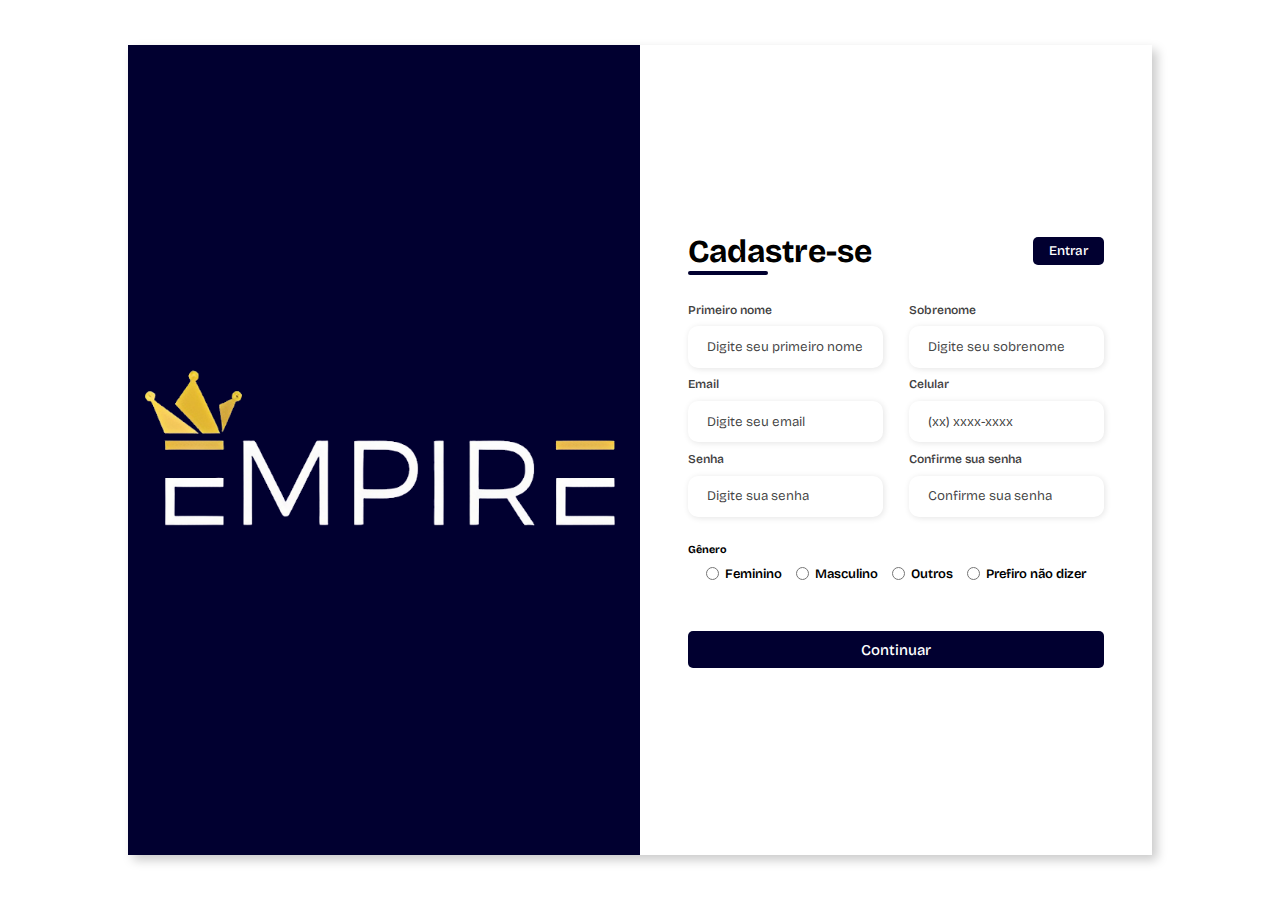
<file: CADASTRO/index.html>
<!DOCTYPE html>
<html lang="pt-br">
<head>
    <meta charset="UTF-8">
    <meta name="viewport" content="width=device-width, initial-scale=1.0">
    <link rel="shortcut icon" href="imagens/icon-coroa.png" type="image/png">
    <link rel="stylesheet" href="estilos/style.css">
    <link rel="stylesheet" href="estilos/media-query.css">
    <title>Empire - Cadastro</title>
</head>

<body>
    <div class="container">
        <div class="imagem">
            <img src="imagens/empire-logo.png" alt="">
        </div>

        <div class="formulario">
            <form action="#" method="post">
                <div class="form-header">
                    <div class="titulo">
                        <h1>Cadastre-se</h1>
                    </div>
                    <div class="login-botao">
                        <button><a href="https://braionfernandes.github.io/EMPIRE/EMPIRE/LOGIN/login.html">Entrar</a></button>
                    </div>
                </div>

                <div class="input-group">
                    <div class="input-box">
                        <label for="firstname">Primeiro nome</label>
                        <input id="firstname" type="text" name="firstname" placeholder="Digite seu primeiro nome" required>
                    </div>

                    <div class="input-box">
                        <label for="lastname">Sobrenome</label>
                        <input id="lastname" type="text" name="lastname" placeholder="Digite seu sobrenome" required>
                    </div>

                    <div class="input-box">
                        <label for="email">Email</label>
                        <input id="email" type="email" name="email" placeholder="Digite seu email" required>
                    </div>

                    <div class="input-box">
                        <label for="number">Celular</label>
                        <input id="number" type="tel" name="number" placeholder="(xx) xxxx-xxxx" required>
                    </div>

                    <div class="input-box">
                        <label for="password">Senha</label>
                        <input id="password" type="password" name="password" placeholder="Digite sua senha" required>
                    </div>

                    <div class="input-box">
                        <label for="confirmpassword">Confirme sua senha</label>
                        <input id="confirmpassword" type="password" name="confirmpassword" placeholder="Confirme sua senha" required>
                    </div>
                </div>

                <div class="gender-inputs">
                    <div class="gender-tittle">
                        <h6>Gênero</h6>
                    </div>

                    <div class="gender-group">
                        <div class="gender-input">
                            <input type="radio" name="gender" id="female">
                            <label for="female">Feminino</label>
                        </div>

                        <div class="gender-input">
                            <input type="radio" name="gender" id="male">
                            <label for="male">Masculino</label>
                        </div>

                        <div class="gender-input">
                            <input type="radio" name="gender" id="others">
                            <label for="others">Outros</label>
                        </div>

                        <div class="gender-input">
                            <input type="radio" name="gender" id="none">
                            <label for="none">Prefiro não dizer</label>
                        </div>
                    </div>
                </div>

                <div class="continue-button">
                    <button><a href="#">Continuar</a></button>
                </div>
            </form>
        </div>
    </div>
</body>

</html>
</file>
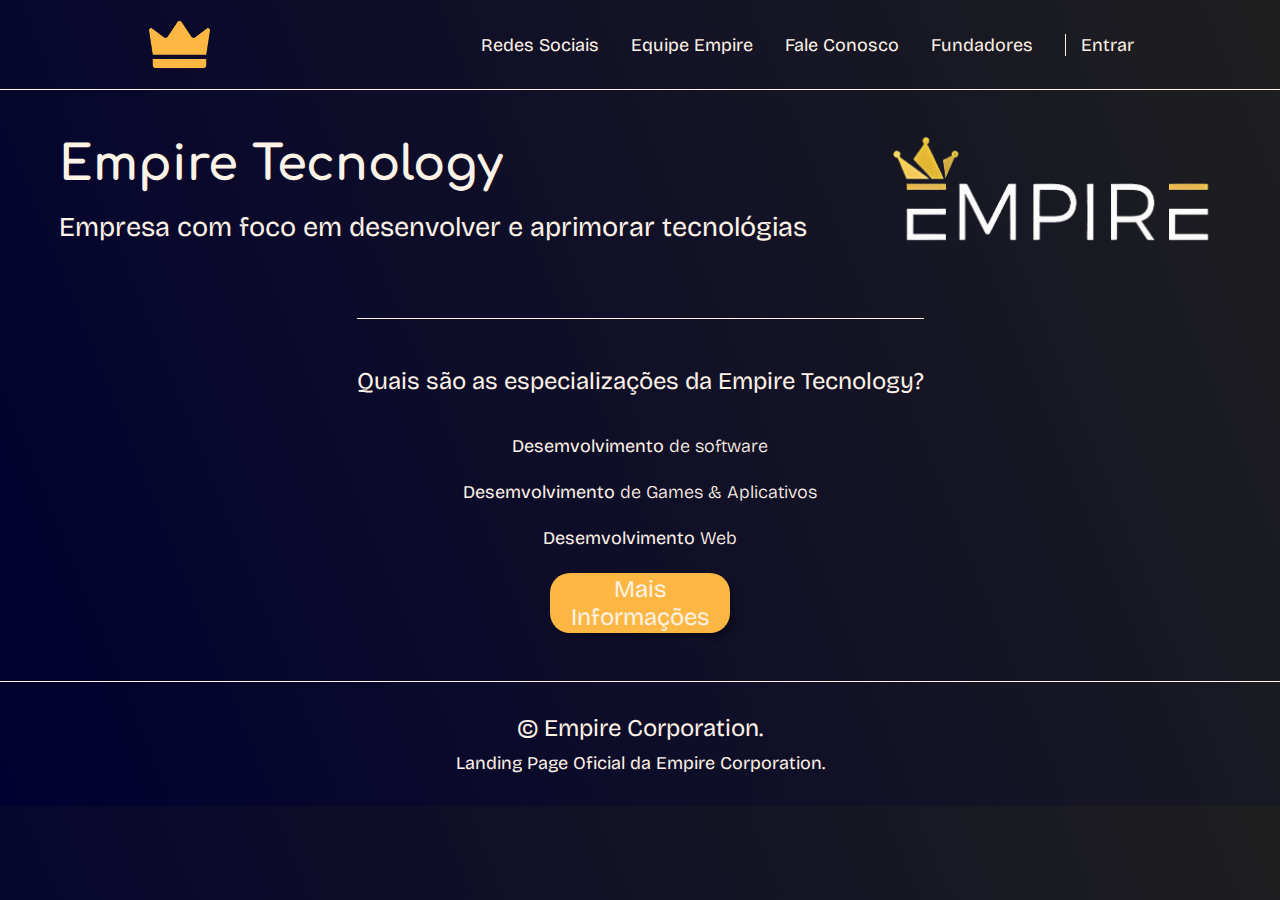
<file: LANDING/index.html>
<!DOCTYPE html>
<html lang="pt-BR">
<head>
    <meta charset="UTF-8">
    <meta name="viewport" content="width=device-width, initial-scale=1.0">
    <meta name="description" content="Site oficial da empresa Empire.">
    <link rel="shortcut icon" href="images/icon-coroa.png" type="image/png">
    <link rel="stylesheet" href="estilos/style.css">
    <link rel="stylesheet" href="estilos/media-query.css">
    <title>Empire</title>
</head>
<body>
    <header class="cabecalho">
        <img class="cabecalho-imagem" src="images/icon-coroa.png" alt="Logo Empire Corporation">
        <nav class="cabecalho-menu" id="menu">
            <a class="cabecalho-menu-item" href="#">Redes Sociais</a>
            <a class="cabecalho-menu-item" href="#">Equipe Empire</a>
            <a class="cabecalho-menu-item" href="#">Fale Conosco</a>
            <a class="cabecalho-menu-item" href="#">Fundadores</a>
            <a class="cabecalho-menu-item" id="entrar" href="https://braionfernandes.github.io/EMPIRE/LOGIN/login.html">Entrar</a>
        </nav>
    </header>
    <main class="conteudo">
        <section class="conteudo-principal">
            <div class="conteudo-principal-escrito">
                <h1 class="conteudo-principal-escrito-titulo">Empire Tecnology</h1>
                <h2 class="conteudo-principal-escrito-subtitulo">Empresa com foco em desenvolver e aprimorar tecnológias</h2>
            </div>
            <img class="conteudo-principal-imagem" src="images/empire-logo.png" alt="">
        </section>
        <section class="conteudo-secundario">
            <h3 class="conteudo-secundario-titulo">Quais são as especializações da Empire Tecnology?</h3>
            <p class="conteudo-secundario-paragrafo"><strong>Desemvolvimento</strong> de software</p>
            <p class="conteudo-secundario-paragrafo"><strong>Desemvolvimento</strong> de Games & Aplicativos</p>
            <p class="conteudo-secundario-paragrafo"><strong>Desemvolvimento</strong> Web</p>
            <button class="conteudo-secundario-botao">Mais Informações</button>
        </section>
    </main>

    <footer class="rodape">
        <h1 class="rodape-titulo">© Empire Corporation.</h1>
        <h2 class="rodape-subtitulo">Landing Page Oficial da Empire Corporation.</h2>
    </footer>
</body>
</html>
</file>
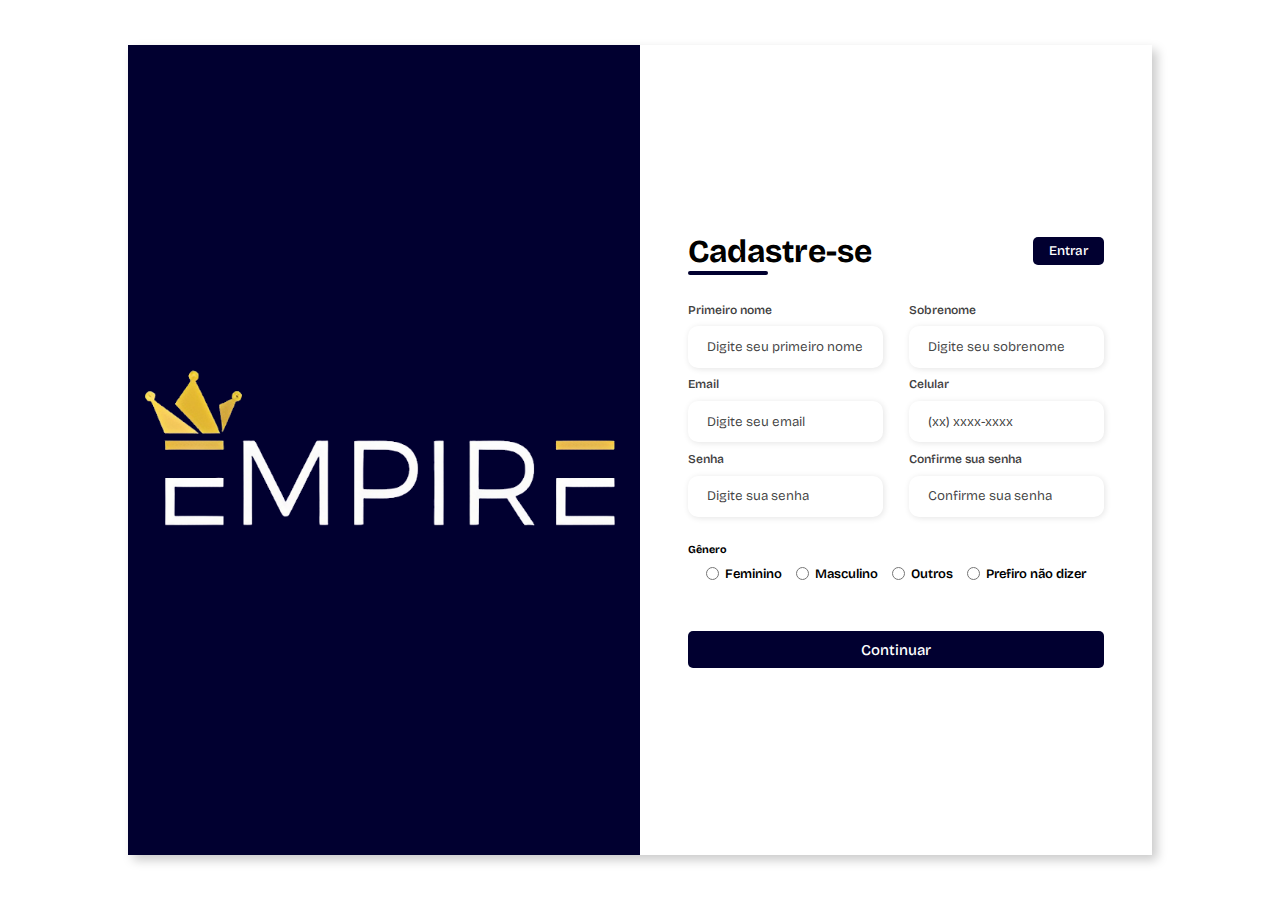
<file: EMPIRE/CADASTRO/index.html>
<!DOCTYPE html>
<html lang="pt-br">
<head>
    <meta charset="UTF-8">
    <meta name="viewport" content="width=device-width, initial-scale=1.0">
    <link rel="shortcut icon" href="../LOGOS/icon-coroa.png" type="image/png">
    <link rel="stylesheet" href="estilos/style.css">
    <link rel="stylesheet" href="estilos/media-query.css">
    <title>Empire - Cadastro</title>
</head>

<body>
    <div class="container">
        <div class="imagem">
            <img src="../LOGOS/empire-logo.png" alt="">
        </div>

        <div class="formulario">
            <form action="#" method="post">
                <div class="form-header">
                    <div class="titulo">
                        <h1>Cadastre-se</h1>
                    </div>
                    <div class="login-botao">
                        <button><a href="https://braionfernandes.github.io/EMPIRE/EMPIRE/LOGIN/login.html">Entrar</a></button>
                    </div>
                </div>

                <div class="input-group">
                    <div class="input-box">
                        <label for="firstname">Primeiro nome</label>
                        <input id="firstname" type="text" name="firstname" placeholder="Digite seu primeiro nome" required>
                    </div>

                    <div class="input-box">
                        <label for="lastname">Sobrenome</label>
                        <input id="lastname" type="text" name="lastname" placeholder="Digite seu sobrenome" required>
                    </div>

                    <div class="input-box">
                        <label for="email">Email</label>
                        <input id="email" type="email" name="email" placeholder="Digite seu email" required>
                    </div>

                    <div class="input-box">
                        <label for="number">Celular</label>
                        <input id="number" type="tel" name="number" placeholder="(xx) xxxx-xxxx" required>
                    </div>

                    <div class="input-box">
                        <label for="password">Senha</label>
                        <input id="password" type="password" name="password" placeholder="Digite sua senha" required>
                    </div>

                    <div class="input-box">
                        <label for="confirmpassword">Confirme sua senha</label>
                        <input id="confirmpassword" type="password" name="confirmpassword" placeholder="Confirme sua senha" required>
                    </div>
                </div>

                <div class="gender-inputs">
                    <div class="gender-tittle">
                        <h6>Gênero</h6>
                    </div>

                    <div class="gender-group">
                        <div class="gender-input">
                            <input type="radio" name="gender" id="female">
                            <label for="female">Feminino</label>
                        </div>

                        <div class="gender-input">
                            <input type="radio" name="gender" id="male">
                            <label for="male">Masculino</label>
                        </div>

                        <div class="gender-input">
                            <input type="radio" name="gender" id="others">
                            <label for="others">Outros</label>
                        </div>

                        <div class="gender-input">
                            <input type="radio" name="gender" id="none">
                            <label for="none">Prefiro não dizer</label>
                        </div>
                    </div>
                </div>

                <div class="continue-button">
                    <button><a href="#">Continuar</a></button>
                </div>
            </form>
        </div>
    </div>
</body>

</html>
</file>
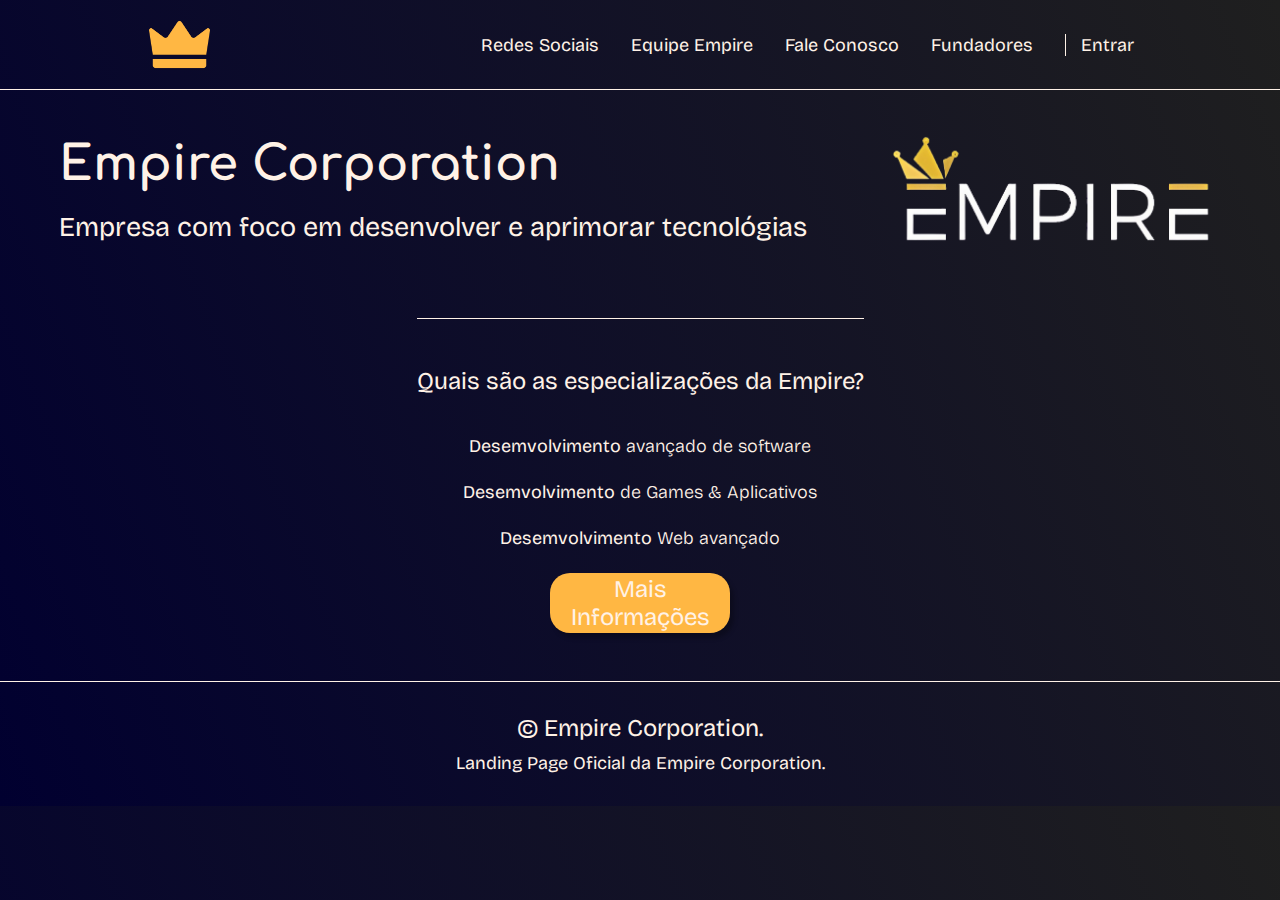
<file: EMPIRE/LANDING/index.html>
<!DOCTYPE html>
<html lang="pt-BR">
<head>
    <meta charset="UTF-8">
    <meta name="viewport" content="width=device-width, initial-scale=1.0">
    <meta name="description" content="Site oficial da empresa Empire.">
    <link rel="shortcut icon" href="../LOGOS/icon-coroa.png" type="image/png">
    <link rel="stylesheet" href="estilos/style.css">
    <link rel="stylesheet" href="estilos/media-query.css">
    <title>Empire</title>
</head>
<body>
    <header class="cabecalho">
        <img class="cabecalho-imagem" src="../LOGOS/icon-coroa.png" alt="Logo Empire Corporation">
        <nav class="cabecalho-menu" id="menu">
            <a class="cabecalho-menu-item" href="#">Redes Sociais</a>
            <a class="cabecalho-menu-item" href="#">Equipe Empire</a>
            <a class="cabecalho-menu-item" href="#">Fale Conosco</a>
            <a class="cabecalho-menu-item" href="#">Fundadores</a>
            <a class="cabecalho-menu-item" id="entrar" href="https://braionfernandes.github.io/EMPIRE/EMPIRE/LOGIN/login.html">Entrar</a>
        </nav>
    </header>
    <main class="conteudo">
        <section class="conteudo-principal">
            <div class="conteudo-principal-escrito">
                <h1 class="conteudo-principal-escrito-titulo">Empire Corporation</h1>
                <h2 class="conteudo-principal-escrito-subtitulo">Empresa com foco em desenvolver e aprimorar tecnológias</h2>
            </div>
            <img class="conteudo-principal-imagem" src="../LOGOS/empire-logo.png" alt="">
        </section>
        <section class="conteudo-secundario">
            <h3 class="conteudo-secundario-titulo">Quais são as especializações da Empire?</h3>
            <p class="conteudo-secundario-paragrafo"><strong>Desemvolvimento</strong> avançado de software</p>
            <p class="conteudo-secundario-paragrafo"><strong>Desemvolvimento</strong> de Games & Aplicativos</p>
            <p class="conteudo-secundario-paragrafo"><strong>Desemvolvimento</strong> Web avançado</p>
            <button class="conteudo-secundario-botao">Mais Informações</button>
        </section>
    </main>

    <footer class="rodape">
        <h1 class="rodape-titulo">© Empire Corporation.</h1>
        <h2 class="rodape-subtitulo">Landing Page Oficial da Empire Corporation.</h2>
    </footer>
</body>
</html>
</file>
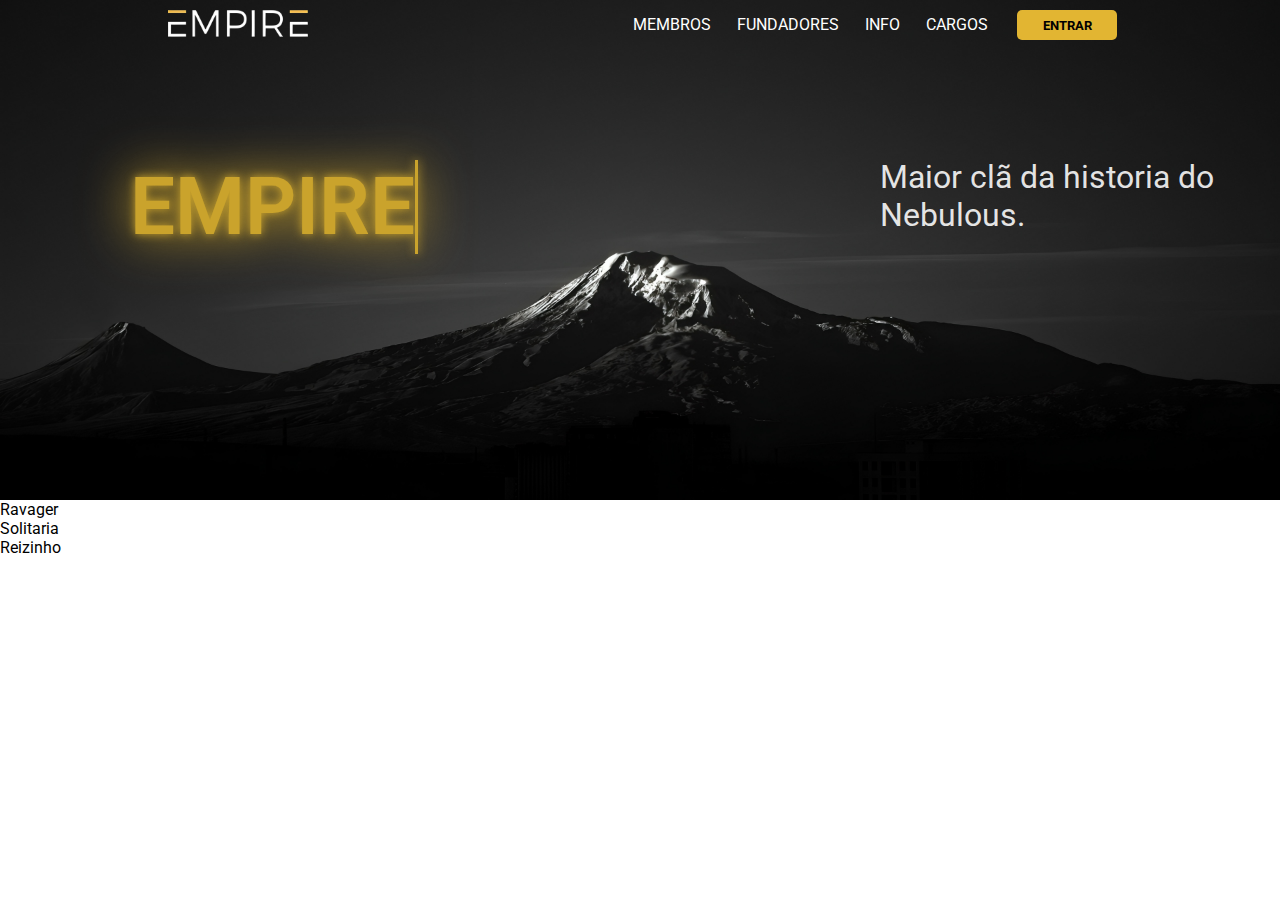
<file: EMPIRECLA/html/index.html>
<!DOCTYPE html>
<html lang="pt-br">
<head>
    <meta charset="UTF-8">
    <meta name="viewport" content="width=device-width, initial-scale=1.0">
    <link rel="shortcut icon" href="../img/logo/coroa.png" type="image/png">
    <link rel="stylesheet" href="../css/style.css">
    <title>EMPIRE CLÃ NEBULOUS</title>
</head>
<body>
    <header class="header">
        <section class="header-content">
            <picture class="picture-logo">
                <img class="picture-logo-item" src="../img/logo/empire.png" alt="Empire Logo">
            </picture>
            <nav class="header-nav">
                <ul class="header-nav-lista">
                    <li class="header-nav-lista-item"><a href="#">membros</a></li>
                    <li class="header-nav-lista-item"><a href="#">fundadores</a></li>
                    <li class="header-nav-lista-item"><a href="#">info</a></li>
                    <li class="header-nav-lista-item"><a href="#">cargos</a></li>
                </ul>
                <button class="button-entrar">Entrar</button>
            </nav>
        </section>
        <section class="header-background">
            <picture class="section-picture">
            </picture>
            <span class="section-span" data-text="EMPIRE">EMPIRE</span>
            <p class="section-p">Maior clã da historia do Nebulous.</p>
        </section>
    </header>
    <main>
        <section class="section-info">
            <article class="info-fundadores">
                <ul class="fundadores-lista">
                    <li class="fundadores-lista-item">Ravager</li>
                    <li class="fundadores-lista-item">Solitaria</li>
                    <li class="fundadores-lista-item">Reizinho</li>
                </ul>
            </article>
            <article>

            </article>
        </section>
    </main>
</body>
</html>
</file>
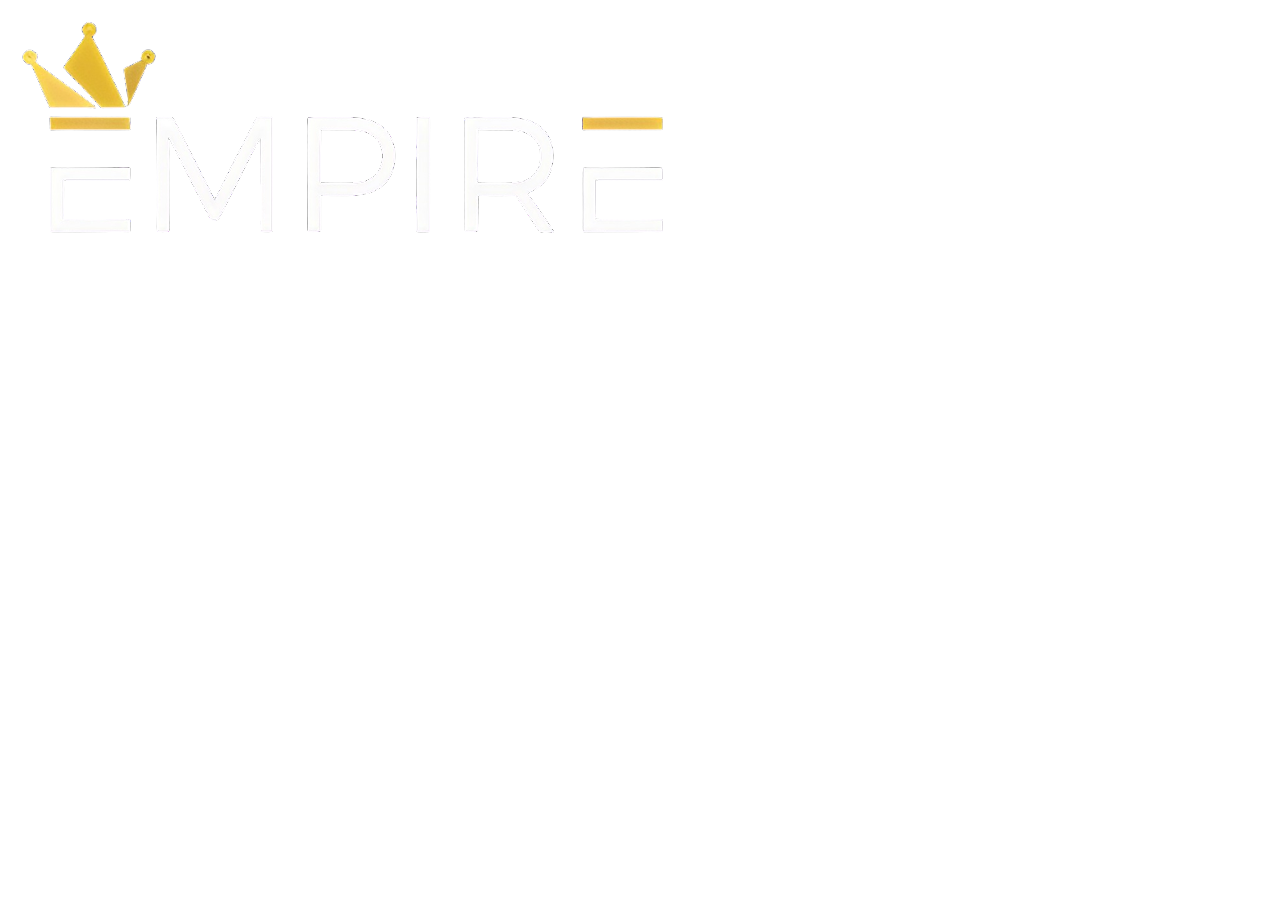
<file: EMPIRE/HOME/assets/index.html>
<!DOCTYPE html>
<html lang="pt-br">
<head>
    <meta charset="UTF-8">
    <meta name="viewport" content="width=device-width, initial-scale=1.0">
    <link rel="shortcut icon" href="../images/logos/icon-coroa.png" type="image/png">
    <title>Empire - Home</title>
</head>
<body>
    <header>
        <img src="../images/logos/empire-logo.png" alt="">
        <nav>
            
        </nav>
    </header>

    <main>

    </main>

    <footer>

    </footer>
</body>
</html>
</file>
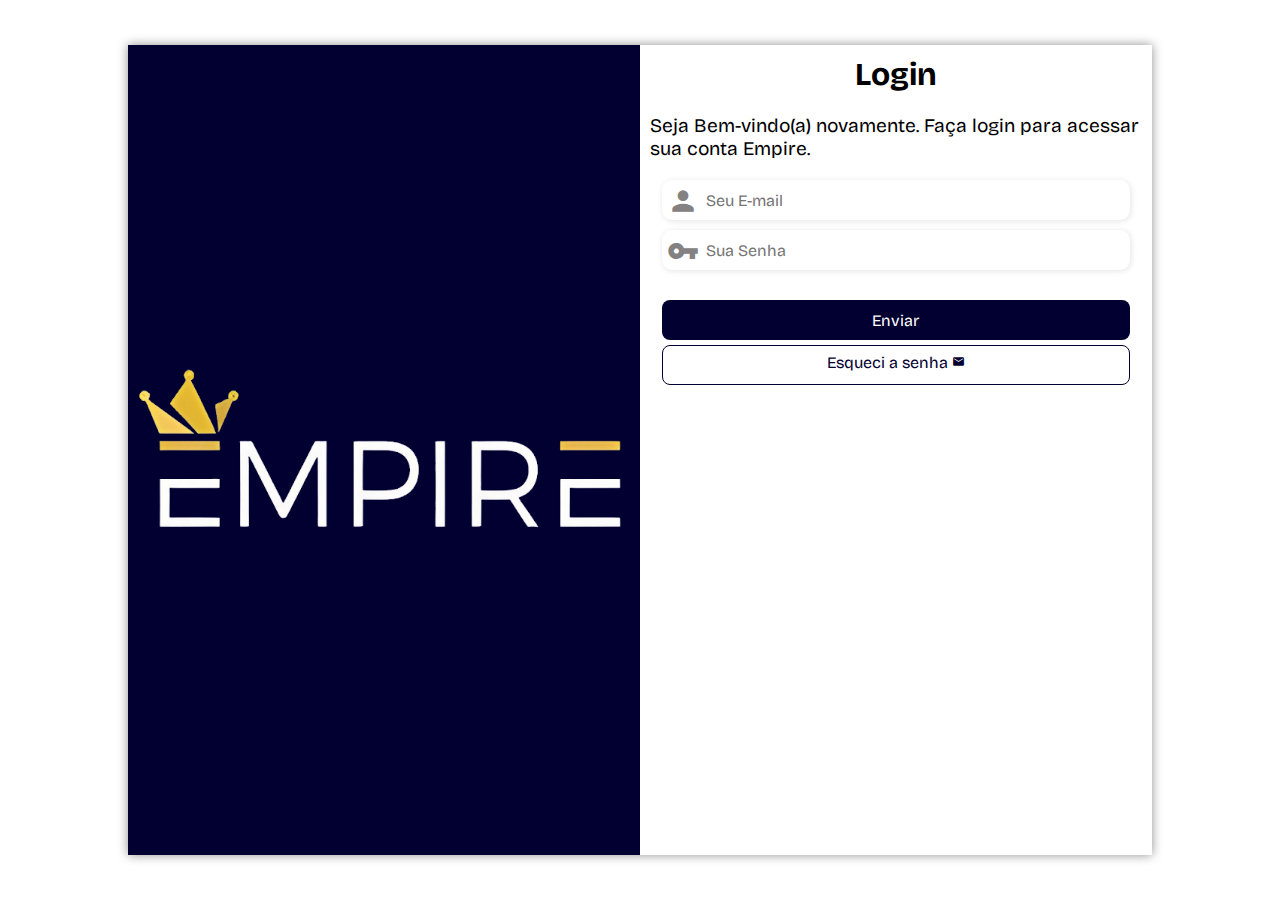
<file: LOGIN/login.html>
<!DOCTYPE html>
<html lang="pt-br">
<head>
    <meta charset="UTF-8">
    <meta name="viewport" content="width=device-width, initial-scale=1.0">
    <link rel="shortcut icon" href="IMAGENS/icon-coroa.png" type="image/png">
    <link href="https://fonts.googleapis.com/icon?family=Material+Icons" rel="stylesheet">
    <title>Empire - Login</title>
    <link rel="stylesheet" href="ESTILO/style.css">
    <link rel="stylesheet" href="ESTILO/media-query.css">
</head>
<body>
    <main>
        <section>
            <div id="imagem">

            </div>
            <div id="formulario">
                <h1>Login</h1>
                <p>Seja Bem-vindo(a) novamente. Faça login para acessar sua conta Empire.</p>
                <form action="login.php" method="post" autocomplete="on">
                    <div class="campo">
                        <i class="material-icons">person</i>
                        <input type="email" name="login" id="ilogin" placeholder="Seu E-mail" required>
                        <label for="ilogin">Login</label>
                    </div>
                    <div class="campo">
                        <i class="material-icons">vpn_key</i>
                        <input type="password" name="senha" id="isenha" placeholder="Sua Senha" required>
                        <label for="isenha">Senha</label>
                    </div>
                        <input type="submit" value="Enviar">
                        <a href="#" class="botao">Esqueci a senha <i class="material-icons">mail</i></a>
                </form>
            </div>
        </section>
    </main>
</body>
</html>
</file>
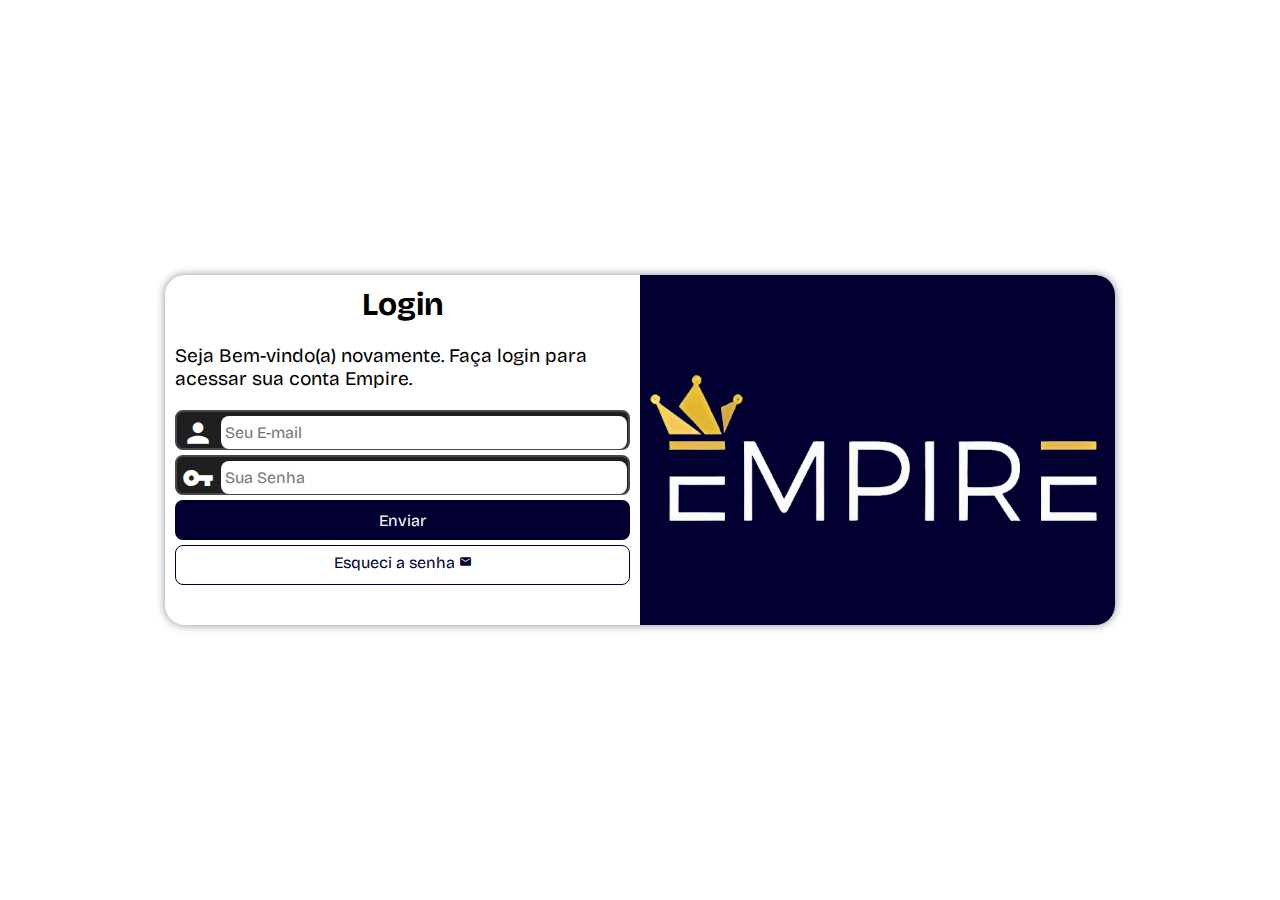
<file: EMPIRE/LOGIN/login.html>
<!DOCTYPE html>
<html lang="pt-br">
<head>
    <meta charset="UTF-8">
    <meta name="viewport" content="width=device-width, initial-scale=1.0">
    <link rel="shortcut icon" href="../LOGOS/icon-coroa.png" type="image/png">
    <link href="https://fonts.googleapis.com/icon?family=Material+Icons" rel="stylesheet">
    <title>Empire - Login</title>
    <link rel="stylesheet" href="ESTILO/style.css">
    <link rel="stylesheet" href="ESTILO/media-query.css">
</head>
<body>
    <main>
        <section>
            <div id="imagem">

            </div>
            <div id="formulario">
                <h1>Login</h1>
                <p>Seja Bem-vindo(a) novamente. Faça login para acessar sua conta Empire.</p>
                <form action="login.php" method="post" autocomplete="on">
                    <div class="campo">
                        <i class="material-icons">person</i>
                        <input type="email" name="login" id="ilogin" placeholder="Seu E-mail" required>
                        <label for="ilogin">Login</label>
                    </div>
                    <div class="campo">
                        <i class="material-icons">vpn_key</i>
                        <input type="password" name="senha" id="isenha" placeholder="Sua Senha" required>
                        <label for="isenha">Senha</label>
                    </div>
                        <input type="submit" value="Enviar">
                        <a href="#" class="botao">Esqueci a senha <i class="material-icons">mail</i></a>
                </form>
            </div>
        </section>
    </main>
</body>
</html>
</file>
<file: CADASTRO/estilos/style.css>
@charset "UTF-8";

@import url('https://fonts.googleapis.com/css2?family=Bricolage+Grotesque:opsz,wght@10..48,400;10..48,700&family=Comfortaa&display=swap');

:root {
    --cor1: #010030; /* AZUL ESCURO PARA FUNDOS */
    --font-principal: 'Bricolage Grotesque', sans-serif;
    --font-destaque: 'Comfortaa', cursive;
}

* {
    padding: 0;
    margin: 0;
    box-sizing: border-box;
    font-family: var(--font-principal);
}

body {
    width: 100%;
    height: 100vh;
    display: flex;
    justify-content: center;
    align-items: center;
    background: white;
}

.container {
    width: 80%;
    height: 90vh;
    display: flex;
    box-shadow: 5px 5px 10px rgba(0, 0, 0, .212);
}

.imagem {
    width: 50%;
    display: flex;
    justify-content: center;
    align-items: center;
    background-color: var(--cor1);
    padding: 1rem;
}

.imagem > img {
    width: 500px;
}

.formulario {
    width: 50%;
    display: flex;
    justify-content: center;
    align-items: center;
    flex-direction: column;
    background-color: white;
    padding: 3rem;
}

.form-header {
    margin-bottom: 1rem;
    display: flex;
    justify-content: space-between;
}

.login-botao {
    display: flex;
    align-items: center;
}

.login-botao > button {
    border: none;
    background-color: var(--cor1);
    padding: 0.4rem 1rem;
    border-radius: 5px;
    cursor: pointer;
}

.login-botao > button:hover {
    background-color: #01004b;
}

.login-botao button a {
    text-decoration: none;
    font-weight: 500;
    color: white;
}

.form-header h1::after {
    content: '';
    display: block;
    width: 5rem;
    height: 0.3rem;
    background-color: var(--cor1);
    margin: 0 auto;
    position: absolute;
    border-radius: 10px;
}

.input-group {
    display: flex;
    flex-wrap: wrap;
    justify-content: space-between;
    padding: 1rem 0;
}

.input-box {
    display: flex;
    flex-direction: column;
}

.input-box input {
    margin: 0.6rem 0;
    padding: 0.8rem 1.2rem;
    border: none;
    border-radius: 10px;
    box-shadow: 1px 1px 6px #0000001c;
}

.input-box input:hover {
    background-color: #eeeeee75;
}

.input-box input:focus-visible {
    outline: 1px solid var(--cor1);
}

.input-box label, .gender-title h6 {
    font-size: 0.75rem;
    font-weight: 600;
    color: #000000c0;
}

.input-box input::placeholder {
    color: #000000be;
}

.gender-group {
    display: flex;
    justify-content: space-between;
    margin: 0.62rem;
    padding: 0 0.5rem;
}

.gender-input {
    display: flex;
    align-items: center;
}

.gender-input input {
    margin-right: 0.35rem;
}

.gender-input label {
    font-size: 0.81rem;
    font-weight: 600;
    color: 000000c0;
}

.continue-button button {
    width: 100%;
    margin-top: 2.5rem;
    border: none;
    background-color: var(--cor1);
    padding: 0.62rem;
    border-radius: 5px;
    cursor: pointer;
}

.continue-button button:hover {
    background-color: #01004b;
}

.continue-button button a {
    text-decoration: none;
    font-size: 0.93rem;
    font-weight: 500;
    color: white;
}
</file>
<file: CADASTRO/estilos/media-query.css>
@charset "UTF-8";

@media screen and (max-width: 1200px) {
    .imagem {
        display: none;
    }

    .container {
        width: 50%;
    }

    .formulario {
        width: 100%;
    }
}

@media screen and (max-width: 1000px) {
    .form-header {
        display: block;
    }

    .login-botao {
        padding: 10px;
        display: block;
        text-align: right;
    }

    .container {
        width: 90%;
        height: auto;
    }

    .input-group {
        flex-direction: column;
        overflow-y: scroll;
        flex-wrap: nowrap;
        max-height: 10rem;
        padding-right: 5rem;
    }

    .gender-inputs {
        margin-top: 2rem;
    }

    .gender-group {
        flex-direction: column;
    }

    .gender-input {
        margin-top: 0.5rem;
    }
}
</file>
<file: LANDING/estilos/style.css>
@charset "UTF-8";

@import url('https://fonts.googleapis.com/css2?family=Bricolage+Grotesque:opsz,wght@10..48,400;10..48,700&family=Comfortaa&display=swap');

* {
    margin: 0px;
    padding: 0px;
    box-sizing: border-box;
    text-decoration: none;
}

body {
    width: 100%;
    height: 100%;
    font-size: 100%;
    background-image: linear-gradient(68.15deg, #010030, rgb(31, 31, 31));
}

.cabecalho {
    display: flex;
    flex-direction: row;
    align-items: center;
    justify-content: space-around;
    padding: 12px;
}

.cabecalho-imagem {
    height: 65px;
}

.cabecalho-menu {
    display: flex;
    gap: 32px;
}

.cabecalho-menu-item {
    font-family: 'Bricolage Grotesque', sans-serif;
    color: #FFF2E7;
    font-weight: 400;
    font-size: 18px;
}

#entrar {
    border-left: 0.4px solid #FFF2E7;
    padding-left: 15px;
}

.cabecalho-menu-item:hover {
    color: #FFB743;
}

.conteudo {
    margin-bottom: 48px;
    border-top: 0.4px solid #FFF2E7;
}

.conteudo-principal {
    display: flex;
    padding: 20px;
    padding-top: 40px;
    flex-direction: row;
    align-items: center;
    justify-content: space-around;
}

.conteudo-principal-escrito {
    display: flex;
    flex-direction: column;
    gap: 20px;
}

.conteudo-principal-escrito-titulo {
    font-family: 'Comfortaa', cursive;
    font-weight: bold;
    font-size: 3em;
    color: #FFF2E7;
}

.conteudo-principal-escrito-subtitulo {
    font-family: 'Bricolage Grotesque', sans-serif;
    font-weight: 400;
    font-size: 1.7em;
    color: #FFF2E7;
}

.conteudo-principal-imagem {
    height: 120px;
}

.conteudo-secundario {
    display: flex;
    flex-direction: column;
    align-items: center;
    gap: 24px;
    margin-top: 48px;
}

.conteudo-secundario-titulo {
    border-top: 0.4px solid #FFF2E7;
    padding-top: 48px;
    font-family: 'Bricolage Grotesque', sans-serif;
    font-weight: 400;
    font-size: 24px;
    color: #FFF2E7;
    margin-bottom: 16px;
}

.conteudo-secundario-paragrafo {
    font-family: 'Bricolage Grotesque', sans-serif;
    font-weight: 300;
    font-size: 18px;
    color: #FFF2E7;
}

.conteudo-secundario-botao {
    background-color: #FFB743;
    width: 180px;
    height: 60px;
    border: none;
    box-shadow: 4px 5px 4px rgba(0, 0, 0, 0.25);
    border-radius: 20px;
    font-family: 'Bricolage Grotesque', sans-serif;
    font-weight: 400;
    font-size: 24px;
    color: #FFF2E7;
}

.conteudo-secundario-botao:hover {
    background-color: #ffb7438a;
}

.rodape {
    border-top: 0.4px solid #FFF2E7;
    padding: 32px;
    text-align: center;
}

.rodape-titulo {
    font-family: 'Bricolage Grotesque', sans-serif;
    font-weight: 400;
    font-size: 24px;
    color: #FFF2E7;
    padding-bottom: 10px;
}

.rodape-subtitulo {
    font-family: 'Bricolage Grotesque', sans-serif;
    font-weight: 400;
    font-size: 18px;
    color: #FFF2E7;
}
</file>
<file: LANDING/estilos/media-query.css>
@charset "UTF-8";

@import url('https://fonts.googleapis.com/css2?family=Bricolage+Grotesque:opsz,wght@10..48,400;10..48,700&family=Comfortaa&display=swap');

* {
    margin: 0px;
    padding: 0px;
    box-sizing: border-box;
    text-decoration: none;
}

@media screen and (max-width: 768px) {

    .cabecalho-imagem {
        height: 35px;
    }

    .cabecalho-menu {
        gap: 0px;
    }

    .cabecalho-menu-item {
        font-size: 15px;
        padding: 5px;
    }

    #entrar {
        padding-left: 5px;
    }

    .conteudo-principal-escrito-titulo {
        font-size: 1.5em;
    }

    .conteudo-principal-escrito-subtitulo {
        font-size: 1.1em;
    }

    .conteudo-principal-imagem {
        height: 60px;
    }

    .conteudo-secundario-titulo {
        font-size: 18px;
    }

    .conteudo-secundario-paragrafo {
        font-size: 15px;
    }

    .conteudo-secundario-botao {
        width: 140px;
        height: 45px;
        font-size: 18px;
    }

    .rodape-titulo {
        font-size: 18px;
    }

    .rodape-subtitulo {
        font-size: 15px;
    }
}

@media screen and (min-width: 768px) and (max-width: 992px) {
    .cabecalho-imagem {
        height: 45px;
    }

    .cabecalho-menu {
        gap: 22px;
    }

    .conteudo-principal-escrito-titulo {
        font-size: 2em;
    }

    .conteudo-principal-escrito-subtitulo {
        font-size: 1.3em;
    }

    .conteudo-secundario-titulo {
        font-size: 21px;
    }

    .conteudo-secundario-botao {
        width: 160px;
        height: 50px;
        font-size: 20px;
    }

    .rodape-titulo {
        font-size: 21px;
    }
}
</file>
<file: EMPIRE/CADASTRO/estilos/style.css>
@charset "UTF-8";

@import url('https://fonts.googleapis.com/css2?family=Bricolage+Grotesque:opsz,wght@10..48,400;10..48,700&family=Comfortaa&display=swap');

:root {
    --cor1: #010030; /* AZUL ESCURO PARA FUNDOS */
    --font-principal: 'Bricolage Grotesque', sans-serif;
    --font-destaque: 'Comfortaa', cursive;
}

* {
    padding: 0;
    margin: 0;
    box-sizing: border-box;
    font-family: var(--font-principal);
}

body {
    width: 100%;
    height: 100vh;
    display: flex;
    justify-content: center;
    align-items: center;
    background: white;
}

.container {
    width: 80%;
    height: 90vh;
    display: flex;
    box-shadow: 5px 5px 10px rgba(0, 0, 0, .212);
}

.imagem {
    width: 50%;
    display: flex;
    justify-content: center;
    align-items: center;
    background-color: var(--cor1);
    padding: 1rem;
}

.imagem > img {
    width: 500px;
}

.formulario {
    width: 50%;
    display: flex;
    justify-content: center;
    align-items: center;
    flex-direction: column;
    background-color: white;
    padding: 3rem;
}

.form-header {
    margin-bottom: 1rem;
    display: flex;
    justify-content: space-between;
}

.login-botao {
    display: flex;
    align-items: center;
}

.login-botao > button {
    border: none;
    background-color: var(--cor1);
    padding: 0.4rem 1rem;
    border-radius: 5px;
    cursor: pointer;
}

.login-botao > button:hover {
    background-color: #01004b;
}

.login-botao button a {
    text-decoration: none;
    font-weight: 500;
    color: white;
}

.form-header h1::after {
    content: '';
    display: block;
    width: 5rem;
    height: 0.3rem;
    background-color: var(--cor1);
    margin: 0 auto;
    position: absolute;
    border-radius: 10px;
}

.input-group {
    display: flex;
    flex-wrap: wrap;
    justify-content: space-between;
    padding: 1rem 0;
}

.input-box {
    display: flex;
    flex-direction: column;
}

.input-box input {
    margin: 0.6rem 0;
    padding: 0.8rem 1.2rem;
    border: none;
    border-radius: 10px;
    box-shadow: 1px 1px 6px #0000001c;
}

.input-box input:hover {
    background-color: #eeeeee75;
}

.input-box input:focus-visible {
    outline: 1px solid var(--cor1);
}

.input-box label, .gender-title h6 {
    font-size: 0.75rem;
    font-weight: 600;
    color: #000000c0;
}

.input-box input::placeholder {
    color: #000000be;
}

.gender-group {
    display: flex;
    justify-content: space-between;
    margin: 0.62rem;
    padding: 0 0.5rem;
}

.gender-input {
    display: flex;
    align-items: center;
}

.gender-input input {
    margin-right: 0.35rem;
}

.gender-input label {
    font-size: 0.81rem;
    font-weight: 600;
    color: 000000c0;
}

.continue-button button {
    width: 100%;
    margin-top: 2.5rem;
    border: none;
    background-color: var(--cor1);
    padding: 0.62rem;
    border-radius: 5px;
    cursor: pointer;
}

.continue-button button:hover {
    background-color: #01004b;
}

.continue-button button a {
    text-decoration: none;
    font-size: 0.93rem;
    font-weight: 500;
    color: white;
}
</file>
<file: EMPIRE/CADASTRO/estilos/media-query.css>
@charset "UTF-8";

@media screen and (max-width: 1200px) {
    .imagem {
        display: none;
    }

    .container {
        width: 50%;
    }

    .formulario {
        width: 100%;
    }
}

@media screen and (max-width: 1000px) {
    .form-header {
        display: block;
    }

    .login-botao {
        padding: 10px;
        display: block;
        text-align: right;
    }

    .container {
        width: 90%;
        height: auto;
    }

    .input-group {
        flex-direction: column;
        overflow-y: scroll;
        flex-wrap: nowrap;
        max-height: 10rem;
        padding-right: 5rem;
    }

    .gender-inputs {
        margin-top: 2rem;
    }

    .gender-group {
        flex-direction: column;
    }

    .gender-input {
        margin-top: 0.5rem;
    }
}
</file>
<file: EMPIRE/LANDING/estilos/style.css>
@charset "UTF-8";

@import url('https://fonts.googleapis.com/css2?family=Bricolage+Grotesque:opsz,wght@10..48,400;10..48,700&family=Comfortaa&display=swap');

* {
    margin: 0px;
    padding: 0px;
    box-sizing: border-box;
    text-decoration: none;
}

body {
    width: 100%;
    height: 100%;
    font-size: 100%;
    background-image: linear-gradient(68.15deg, #010030, rgb(31, 31, 31));
}

.cabecalho {
    display: flex;
    flex-direction: row;
    align-items: center;
    justify-content: space-around;
    padding: 12px;
}

.cabecalho-imagem {
    height: 65px;
}

.cabecalho-menu {
    display: flex;
    gap: 32px;
}

.cabecalho-menu-item {
    font-family: 'Bricolage Grotesque', sans-serif;
    color: #FFF2E7;
    font-weight: 400;
    font-size: 18px;
}

#entrar {
    border-left: 0.4px solid #FFF2E7;
    padding-left: 15px;
}

.cabecalho-menu-item:hover {
    color: #FFB743;
}

.conteudo {
    margin-bottom: 48px;
    border-top: 0.4px solid #FFF2E7;
}

.conteudo-principal {
    display: flex;
    padding: 20px;
    padding-top: 40px;
    flex-direction: row;
    align-items: center;
    justify-content: space-around;
}

.conteudo-principal-escrito {
    display: flex;
    flex-direction: column;
    gap: 20px;
}

.conteudo-principal-escrito-titulo {
    font-family: 'Comfortaa', cursive;
    font-weight: bold;
    font-size: 3em;
    color: #FFF2E7;
}

.conteudo-principal-escrito-subtitulo {
    font-family: 'Bricolage Grotesque', sans-serif;
    font-weight: 400;
    font-size: 1.7em;
    color: #FFF2E7;
}

.conteudo-principal-imagem {
    height: 120px;
}

.conteudo-secundario {
    display: flex;
    flex-direction: column;
    align-items: center;
    gap: 24px;
    margin-top: 48px;
}

.conteudo-secundario-titulo {
    border-top: 0.4px solid #FFF2E7;
    padding-top: 48px;
    font-family: 'Bricolage Grotesque', sans-serif;
    font-weight: 400;
    font-size: 24px;
    color: #FFF2E7;
    margin-bottom: 16px;
}

.conteudo-secundario-paragrafo {
    font-family: 'Bricolage Grotesque', sans-serif;
    font-weight: 300;
    font-size: 18px;
    color: #FFF2E7;
}

.conteudo-secundario-botao {
    background-color: #FFB743;
    width: 180px;
    height: 60px;
    border: none;
    box-shadow: 4px 5px 4px rgba(0, 0, 0, 0.25);
    border-radius: 20px;
    font-family: 'Bricolage Grotesque', sans-serif;
    font-weight: 400;
    font-size: 24px;
    color: #FFF2E7;
}

.conteudo-secundario-botao:hover {
    background-color: #ffb7438a;
}

.rodape {
    border-top: 0.4px solid #FFF2E7;
    padding: 32px;
    text-align: center;
}

.rodape-titulo {
    font-family: 'Bricolage Grotesque', sans-serif;
    font-weight: 400;
    font-size: 24px;
    color: #FFF2E7;
    padding-bottom: 10px;
}

.rodape-subtitulo {
    font-family: 'Bricolage Grotesque', sans-serif;
    font-weight: 400;
    font-size: 18px;
    color: #FFF2E7;
}
</file>
<file: EMPIRE/LANDING/estilos/media-query.css>
@charset "UTF-8";

@import url('https://fonts.googleapis.com/css2?family=Bricolage+Grotesque:opsz,wght@10..48,400;10..48,700&family=Comfortaa&display=swap');

* {
    margin: 0px;
    padding: 0px;
    box-sizing: border-box;
    text-decoration: none;
}

@media screen and (max-width: 768px) {

    .cabecalho-imagem {
        height: 35px;
    }

    .cabecalho-menu {
        gap: 0px;
    }

    .cabecalho-menu-item {
        font-size: 15px;
        padding: 5px;
    }

    #entrar {
        padding-left: 5px;
    }

    .conteudo-principal-escrito-titulo {
        font-size: 1.5em;
    }

    .conteudo-principal-escrito-subtitulo {
        font-size: 1.1em;
    }

    .conteudo-principal-imagem {
        height: 60px;
    }

    .conteudo-secundario-titulo {
        font-size: 18px;
    }

    .conteudo-secundario-paragrafo {
        font-size: 15px;
    }

    .conteudo-secundario-botao {
        width: 140px;
        height: 45px;
        font-size: 18px;
    }

    .rodape-titulo {
        font-size: 18px;
    }

    .rodape-subtitulo {
        font-size: 15px;
    }
}

@media screen and (min-width: 768px) and (max-width: 992px) {
    .cabecalho-imagem {
        height: 45px;
    }

    .cabecalho-menu {
        gap: 22px;
    }

    .conteudo-principal-escrito-titulo {
        font-size: 2em;
    }

    .conteudo-principal-escrito-subtitulo {
        font-size: 1.3em;
    }

    .conteudo-secundario-titulo {
        font-size: 21px;
    }

    .conteudo-secundario-botao {
        width: 160px;
        height: 50px;
        font-size: 20px;
    }

    .rodape-titulo {
        font-size: 21px;
    }
}
</file>
<file: EMPIRECLA/css/style.css>
@charset "UTF-8";

@import url('https://fonts.googleapis.com/css2?family=Bebas+Neue&family=Roboto:ital,wght@0,100;0,300;0,400;0,500;0,700;0,900;1,100;1,300;1,400;1,500;1,700;1,900&display=swap');

:root{
    --font-padrao:'Roboto', sans-serif;
    --font-destaque:'Bebas Neue', sans-serif;
}

*{
    padding: 0;
    margin: 0;
    font-family: var(--font-padrao);
    box-sizing: border-box;
}

.header{
    display: block;
    width: 100vw;
    height: 500px;
}
.header-content{
    position: absolute;
    top: 0;
    left: 0;
    right: 0;
    z-index: 20000;
    background-color: transparent;
    display: flex;
    justify-content: space-around;
    align-items: center;
    padding: 5px;
}
.picture-logo{
    width: 150px;
}
.picture-logo-item{
    width: 100%;
    padding: 5px;
}
.header-nav{
    display: flex;
    gap: 1.5rem;
}
.header-nav-lista{
    list-style-type: none;
    display: flex;
    gap: 1rem;
}
.header-nav-lista-item{
    display: flex;
    flex-direction: column;
    padding: 5px;
}
.header-nav-lista-item, .header-nav-lista-item a{
    font-size: 1em;
    font-weight: normal;
    text-transform: uppercase;
    color: #fff;
    text-decoration: none;
    transition: 300ms;
}
.header-nav-lista-item a:hover{
    color: #E2B532;
}
.button-entrar{
    width: 100px;
    height: 30px;
    border-radius: 5px;
    border: none;
    color: #000;
    text-transform: uppercase;
    font-weight: bold;
    background-color: #E2B532;
    cursor: pointer;
}
.button-entrar:hover{
    color: #fff;
    background-color: #caa32c;
}
.section-picture{
    display: block;
    position: absolute;
    background: url(../img/logo/background.png);
    background-repeat: no-repeat;
    background-size: cover;
    background-position: center center;
    width: 100vw;
    height: 500px;
}
.section-span{
    position: relative;
    top: 10rem;
    left: 5rem;
    color: rgba(255, 255, 255, 0.1);
    font-size: 5em;
    font-weight: 600;
    padding: 0 50px;
    animation: displayText 3s infinite;
}
.section-span::before{
    content: attr(data-text);
    position: absolute;
    color: #caa32c;
    overflow: hidden;
    border-right: 3px solid #caa32c;
    filter: drop-shadow(0 0 5px #caa32c) drop-shadow(0 0 25px #caa32c);
    animation: animate 5s linear infinite;
}

@keyframes displayText{
    0% {
        display: inline-block;
    }
    100% {
        display: none;
    }
}

@keyframes animate{
    0%, 10%, 100%{
        width: 0;
    }
    70%, 90%{
        width: 74%;
    }
}
.section-p{
    width: 400px;
    position: relative;
    top: 4rem;
    right: -55rem;
    font-size: 2em;
    color: #ffffffe0;
}
.section-info{

}
</file>
<file: LOGIN/ESTILO/style.css>
@charset "UTF-8";

@import url('https://fonts.googleapis.com/css2?family=Bricolage+Grotesque:opsz,wght@10..48,400;10..48,700&family=Comfortaa&display=swap');

:root {
    --cor1: #010030; /* AZUL ESCURO PARA FUNDOS */
    --font-principal: 'Bricolage Grotesque', sans-serif;
    --font-destaque: 'Comfortaa', cursive;
}

* {
    padding: 0;
    margin: 0;
    box-sizing: border-box;
    font-family: var(--font-principal);
}

body, html {
    height: 100vh;
    width: 100vw;
}

main {
    position: relative;
    height: 100vh;
    width: 100vw;
}

section {
    position: absolute;
    top: 50%;
    left: 50%;
    overflow: hidden;

    background-color: white;
    width: 80%;
    height: 95vh;
    box-shadow: 0px 0px 10px rgba(0, 0, 0, 0.445);

    transform: translate(-50%, -50%);
    transition: width .3s, height .3s;
    transition-timing-function: ease;
}

#imagem {
    display: block;
    background: var(--cor1) url(../IMAGENS/empire-logo.png) no-repeat;
    background-size: contain;
    background-position: center center;
    height: 200px;
}

#formulario {
    display: block;
    padding: 10px;
}

#formulario > h1 {
    text-align: center;
    margin-bottom: 10px;
}

#formulario > p {
    font-size: .8em;
}

form > .campo {
    width: 95%;
    display: block;
    height: 40px;
    border-radius: 10px;
    border: none;
    margin: 10px auto;
    box-shadow: 1px 1px 6px #0000001c;
}

form > .campo:hover {
    background-color: #eeeeee75;
}

.campo > label {
    display: none;
}

.campo > i {
    color: rgb(131, 129, 129);
    font-size: 2em;
    width: 40px;
    padding: 5px;
}

.campo > input {
    background-color: white;
    font-size: 1em;
    border: 0px;
    width: calc(100% - 45px);
    height: 93%;
    border-radius: 8px;
    transform: translateY(-11px);
}

.campo > input:focus-visible {
    outline: 1px solid var(--cor1);
}

.campo > input:focus-within {
    background-color: #eeeeee99;
}

form > input[type=submit] {
    display: block;
    margin: auto;
    margin-top: 20px;
    font-size: 1em;
    width: 95%;
    height: 40px;
    background-color: var(--cor1);
    color: white;
    border: none;
    border-radius: 8px;
}

form > input[type=submit]:hover {
    background-color: #01004b;
}

form > .botao {
    display: block;
    text-align: center;
    margin: auto;
    font-size: 1em;
    width: 95%;
    height: 40px;
    padding-top: 7px;
    margin-top: 5px;
    background-color: white;
    color: var(--cor1);
    border: 1px solid var(--cor1);
    border-radius: 8px;
    text-decoration: none;
}

form > .botao:hover {
    background-color: #eeeeee75;
}

form > .botao > i {
    font-size: .8em;
}
</file>
<file: LOGIN/ESTILO/media-query.css>
@charset "UTF-8";

@media screen and (min-width: 768px) and (max-width: 992px) {

    section {
        width: 80vw;
        height: 280px;
    }

    #imagem {
        float: left;
        width: 30%;
        height: 100%;
    }

    #formulario {
        float: right;
        width: 70%;
    }
}

@media screen and (min-width: 992px) {

    section {
        width: 80%;
        height: 90vh;
    }

    #imagem {
        float: left;
        width: 50%;
        height: 100%;
    }

    #formulario {
        float: right;
        width: 50%;
    }

    #formulario > h1 {
        font-size: 2em;
    }

    #formulario > p {
        font-size: 1.2em;
        margin: 20px 0px;
    }

    form > input[type=submit] {
        margin-top: 30px;
    }
}
</file>
<file: EMPIRE/LOGIN/ESTILO/style.css>
@charset "UTF-8";

@import url('https://fonts.googleapis.com/css2?family=Bricolage+Grotesque:opsz,wght@10..48,400;10..48,700&family=Comfortaa&display=swap');

:root {
    --cor1: #010030; /* AZUL ESCURO PARA FUNDOS */
    --font-principal: 'Bricolage Grotesque', sans-serif;
    --font-destaque: 'Comfortaa', cursive;
}

* {
    padding: 0;
    margin: 0;
    box-sizing: border-box;
    font-family: var(--font-principal);
}

body, html {
    height: 100vh;
    width: 100vw;
}

main {
    position: relative;
    height: 100vh;
    width: 100vw;
}

section {
    position: absolute;
    top: 50%;
    left: 50%;
    overflow: hidden;

    background-color: white;
    width: 250px;
    height: 515px;
    border-radius: 20px;
    box-shadow: 0px 0px 10px rgba(0, 0, 0, 0.445);

    transform: translate(-50%, -50%);
    transition: width .3s, height .3s;
    transition-timing-function: ease;
}

#imagem {
    display: block;
    background: var(--cor1) url(../../LOGOS/empire-logo.png) no-repeat;
    background-size: contain;
    background-position: center center;
    height: 200px;
}

#formulario {
    display: block;
    padding: 10px;
}

#formulario > h1 {
    text-align: center;
    margin-bottom: 10px;
}

#formulario > p {
    font-size: .8em;
}

form > .campo {
    background-color: rgb(31, 31, 31);
    border: 2px solid rgb(73, 73, 73);
    width: 100%;
    display: block;
    height: 40px;
    border-radius: 8px;
    margin: 5px 0px;
}

.campo > label {
    display: none;
}

.campo > i {
    color: white;
    font-size: 2em;
    width: 40px;
    padding: 5px;
}

.campo > input {
    background-color: white;
    font-size: 1em;
    width: calc(100% - 45px);
    height: 93%;
    border: 0px;
    border-radius: 8px;
    padding: 4px;

    transform: translateY(-11px);
}

.campo > input:focus-within {
    background-color: #eeeeee99;
}

form > input[type=submit] {
    display: block;
    font-size: 1em;
    width: 100%;
    height: 40px;
    background-color: var(--cor1);
    color: white;
    border: none;
    border-radius: 8px;
}

form > input[type=submit]:hover {
    background-color: #01004b;
}

form > .botao {
    display: block;
    text-align: center;
    font-size: 1em;
    width: 100%;
    height: 40px;
    padding-top: 7px;
    margin-top: 5px;
    background-color: white;
    color: var(--cor1);
    border: 1px solid var(--cor1);
    border-radius: 8px;
    text-decoration: none;
}

form > .botao:hover {
    background-color: #eeeeee75;
}

form > .botao > i {
    font-size: .8em;
}
</file>
<file: EMPIRE/LOGIN/ESTILO/media-query.css>
@charset "UTF-8";

@media screen and (min-width: 768px) and (max-width: 992px) {

    section {
        width: 80vw;
        height: 280px;
    }

    #imagem {
        float: left;
        width: 30%;
        height: 100%;
    }

    #formulario {
        float: right;
        width: 70%;
    }
}

@media screen and (min-width: 992px) {

    section {
        width: 950px;
        height: 350px;
    }

    #imagem {
        float: right;
        width: 50%;
        height: 100%;
    }

    #formulario {
        float: left;
        width: 50%;
    }

    #formulario > h1 {
        font-size: 2em;
    }

    #formulario > p {
        font-size: 1.2em;
        margin: 20px 0px;
    }
}
</file>
